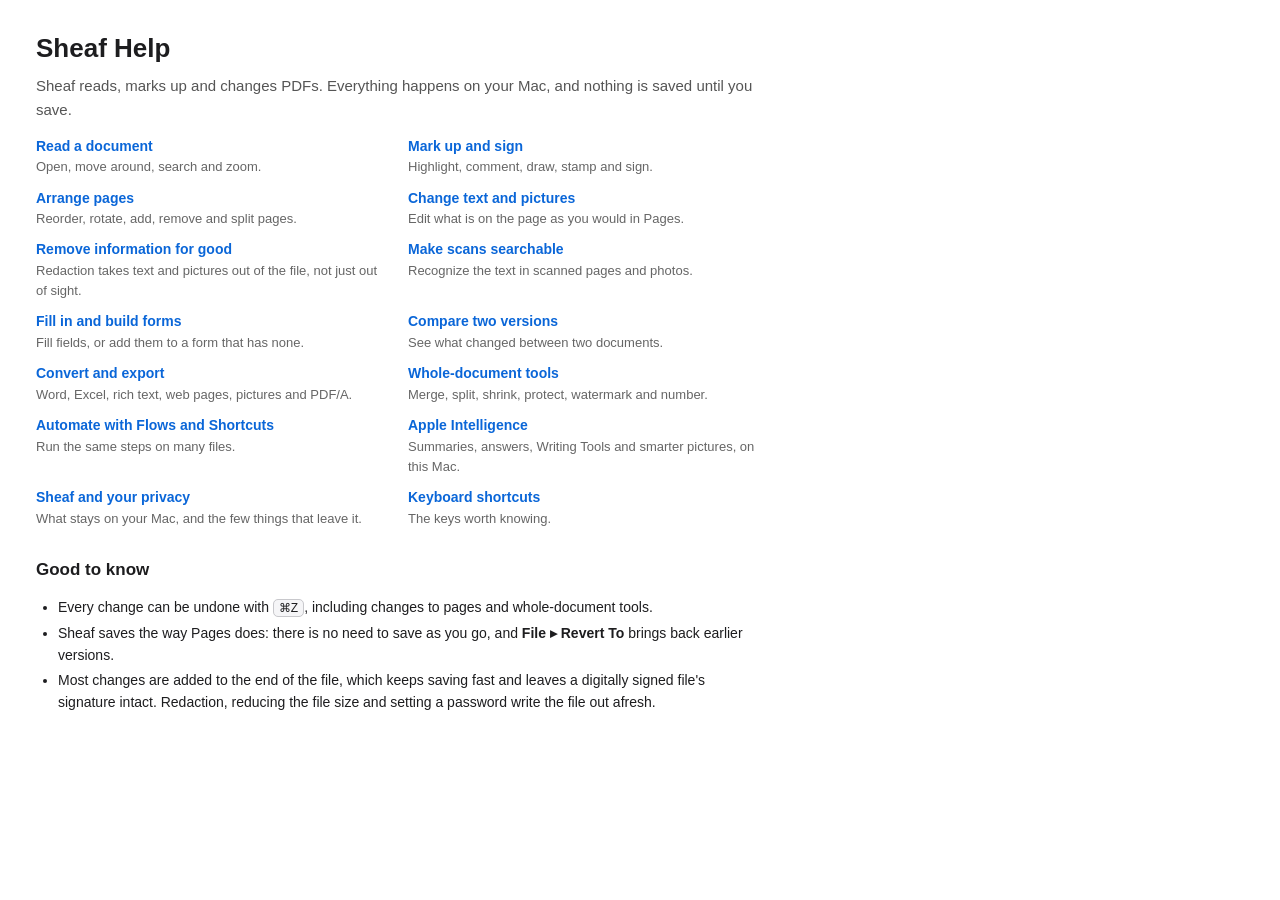
<file: Sheaf/Resources/Sheaf.help/Contents/Resources/en.lproj/index.html>
<!DOCTYPE html>
<html lang="en">
<head>
<meta charset="utf-8">
<title>Sheaf Help</title>
<meta name="AppleTitle" content="Sheaf Help">
<meta name="description" content="How to read, mark up, change and convert PDFs with Sheaf.">
<meta name="robots" content="index, anchors">
<link rel="stylesheet" href="style.css">
</head>
<body>
<a name="index"></a>
<h1>Sheaf Help</h1>
<p class="lead">Sheaf reads, marks up and changes PDFs. Everything happens on your Mac, and nothing is saved until you save.</p>
<ul class="topics">
<li><a href="view.html">Read a document</a><span>Open, move around, search and zoom.</span></li>
<li><a href="markup.html">Mark up and sign</a><span>Highlight, comment, draw, stamp and sign.</span></li>
<li><a href="pages.html">Arrange pages</a><span>Reorder, rotate, add, remove and split pages.</span></li>
<li><a href="edit.html">Change text and pictures</a><span>Edit what is on the page as you would in Pages.</span></li>
<li><a href="redact.html">Remove information for good</a><span>Redaction takes text and pictures out of the file, not just out of sight.</span></li>
<li><a href="recognize.html">Make scans searchable</a><span>Recognize the text in scanned pages and photos.</span></li>
<li><a href="forms.html">Fill in and build forms</a><span>Fill fields, or add them to a form that has none.</span></li>
<li><a href="compare.html">Compare two versions</a><span>See what changed between two documents.</span></li>
<li><a href="convert.html">Convert and export</a><span>Word, Excel, rich text, web pages, pictures and PDF/A.</span></li>
<li><a href="files.html">Whole-document tools</a><span>Merge, split, shrink, protect, watermark and number.</span></li>
<li><a href="flows.html">Automate with Flows and Shortcuts</a><span>Run the same steps on many files.</span></li>
<li><a href="intelligence.html">Apple Intelligence</a><span>Summaries, answers, Writing Tools and smarter pictures, on this Mac.</span></li>
<li><a href="privacy.html">Sheaf and your privacy</a><span>What stays on your Mac, and the few things that leave it.</span></li>
<li><a href="keys.html">Keyboard shortcuts</a><span>The keys worth knowing.</span></li>
</ul>
<h2>Good to know</h2>
<ul>
<li>Every change can be undone with <kbd>⌘Z</kbd>, including changes to pages and whole-document tools.</li>
<li>Sheaf saves the way Pages does: there is no need to save as you go, and <span class="menu">File ▸ Revert To</span> brings back earlier versions.</li>
<li>Most changes are added to the end of the file, which keeps saving fast and leaves a digitally signed file's signature intact. Redaction, reducing the file size and setting a password write the file out afresh.</li>
</ul>
</body>
</html>
</file>
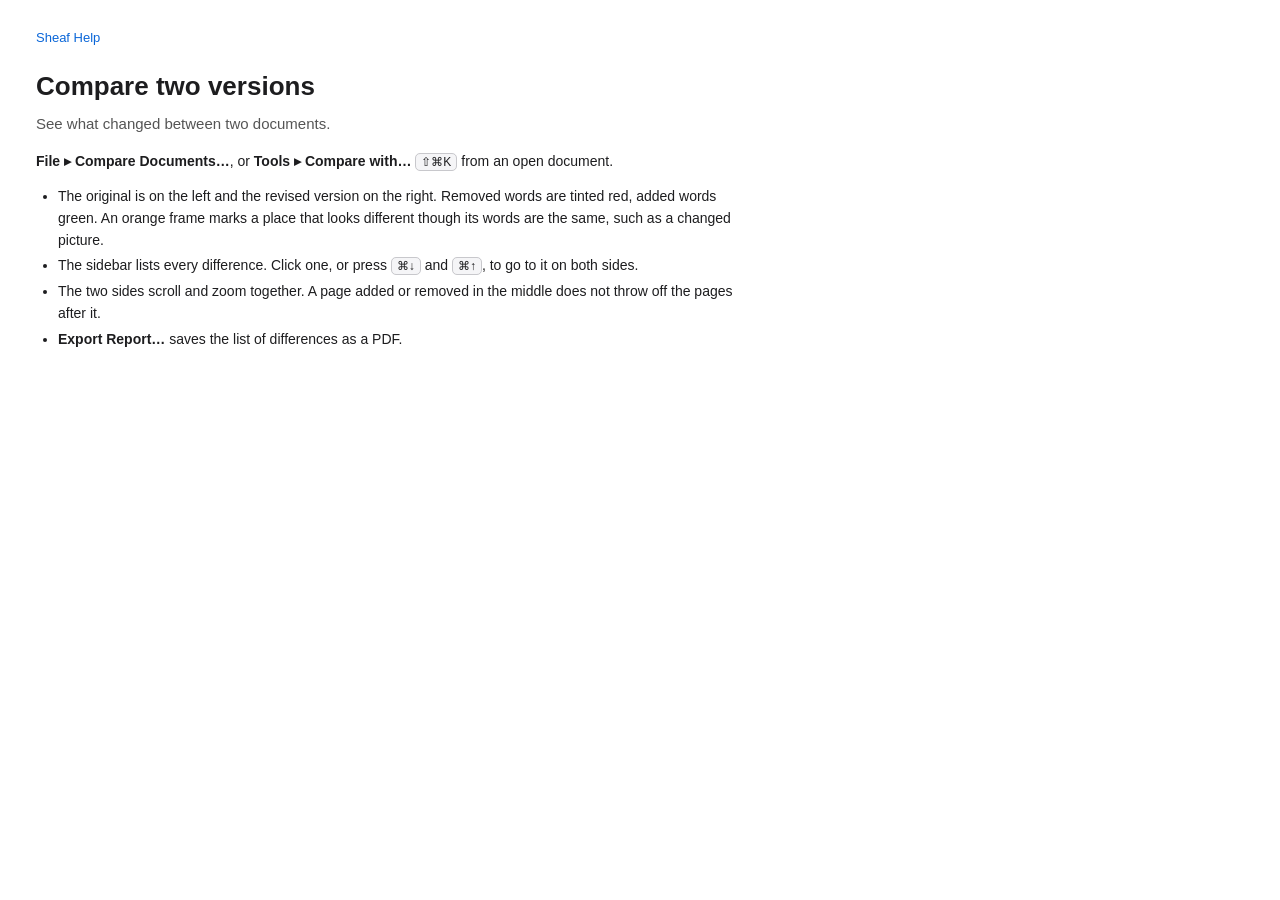
<file: Sheaf/Resources/Sheaf.help/Contents/Resources/en.lproj/compare.html>
<!DOCTYPE html>
<html lang="en">
<head>
<meta charset="utf-8">
<title>Compare two versions</title>
<meta name="description" content="See what changed between two documents.">
<meta name="keywords" content="Compare two versions, See what changed between two documents.">
<meta name="robots" content="index, anchors">
<link rel="stylesheet" href="style.css">
</head>
<body>
<a name="compare"></a>
<nav><a href="index.html">Sheaf Help</a></nav>
<h1>Compare two versions</h1>
<p class="lead">See what changed between two documents.</p>

<p><span class="menu">File ▸ Compare Documents…</span>, or <span class="menu">Tools ▸ Compare with…</span> <kbd>⇧⌘K</kbd> from an open document.</p>
<ul>
<li>The original is on the left and the revised version on the right. Removed words are tinted red, added words green. An orange frame marks a place that looks different though its words are the same, such as a changed picture.</li>
<li>The sidebar lists every difference. Click one, or press <kbd>⌘↓</kbd> and <kbd>⌘↑</kbd>, to go to it on both sides.</li>
<li>The two sides scroll and zoom together. A page added or removed in the middle does not throw off the pages after it.</li>
<li><span class="menu">Export Report…</span> saves the list of differences as a PDF.</li>
</ul>

</body>
</html>
</file>
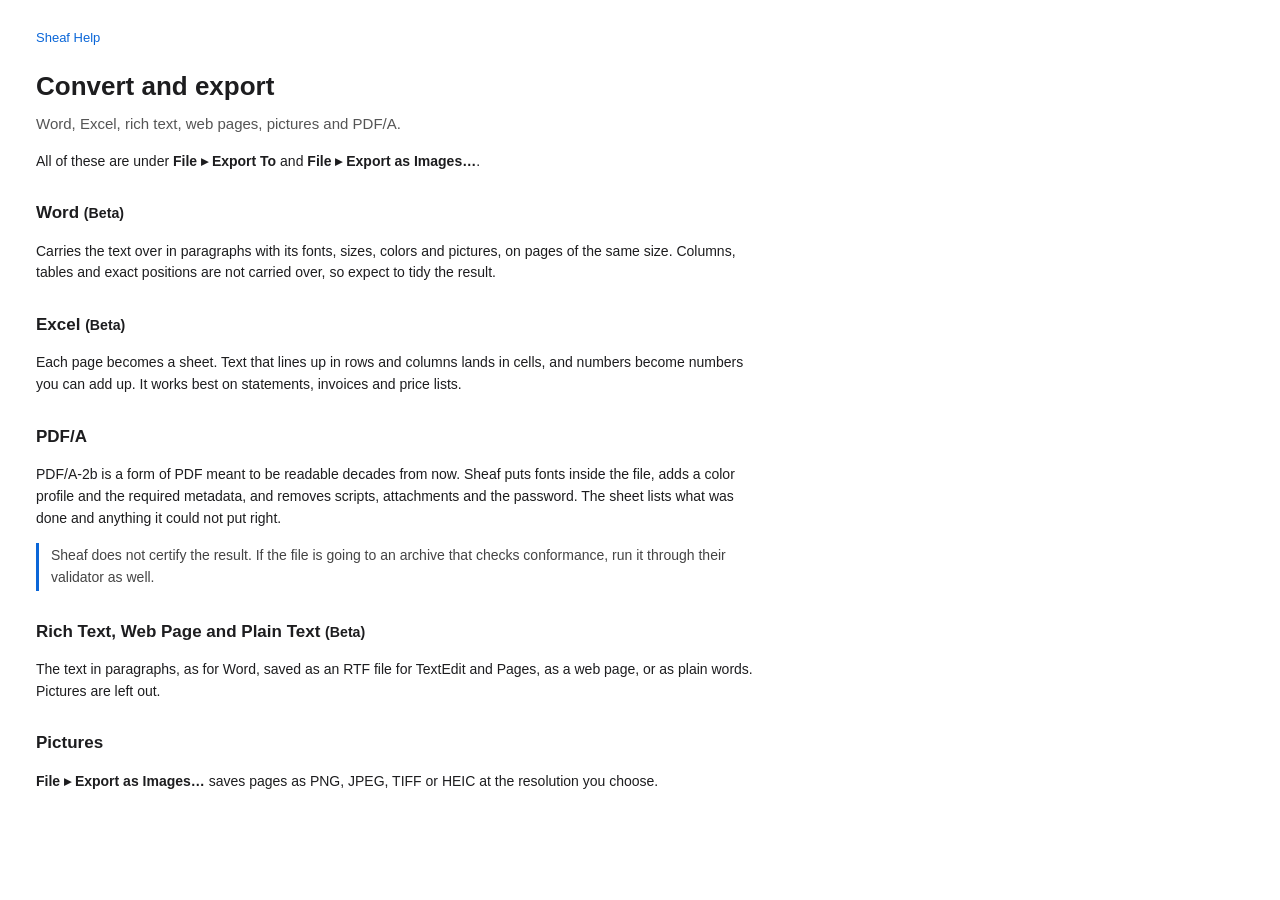
<file: Sheaf/Resources/Sheaf.help/Contents/Resources/en.lproj/convert.html>
<!DOCTYPE html>
<html lang="en">
<head>
<meta charset="utf-8">
<title>Convert and export</title>
<meta name="description" content="Word, Excel, rich text, web pages, pictures and PDF/A.">
<meta name="keywords" content="Convert and export, Word, Excel, rich text, web pages, pictures and PDF/A.">
<meta name="robots" content="index, anchors">
<link rel="stylesheet" href="style.css">
</head>
<body>
<a name="convert"></a>
<nav><a href="index.html">Sheaf Help</a></nav>
<h1>Convert and export</h1>
<p class="lead">Word, Excel, rich text, web pages, pictures and PDF/A.</p>

<p>All of these are under <span class="menu">File ▸ Export To</span> and <span class="menu">File ▸ Export as Images…</span>.</p>
<h2>Word <small>(Beta)</small></h2>
<p>Carries the text over in paragraphs with its fonts, sizes, colors and pictures, on pages of the same size. Columns, tables and exact positions are not carried over, so expect to tidy the result.</p>
<h2>Excel <small>(Beta)</small></h2>
<p>Each page becomes a sheet. Text that lines up in rows and columns lands in cells, and numbers become numbers you can add up. It works best on statements, invoices and price lists.</p>
<h2>PDF/A</h2>
<p>PDF/A-2b is a form of PDF meant to be readable decades from now. Sheaf puts fonts inside the file, adds a color profile and the required metadata, and removes scripts, attachments and the password. The sheet lists what was done and anything it could not put right.</p>
<div class="note">Sheaf does not certify the result. If the file is going to an archive that checks conformance, run it through their validator as well.</div>
<h2>Rich Text, Web Page and Plain Text <small>(Beta)</small></h2>
<p>The text in paragraphs, as for Word, saved as an RTF file for TextEdit and Pages, as a web page, or as plain words. Pictures are left out.</p>
<h2>Pictures</h2>
<p><span class="menu">File ▸ Export as Images…</span> saves pages as PNG, JPEG, TIFF or HEIC at the resolution you choose.</p>

</body>
</html>
</file>
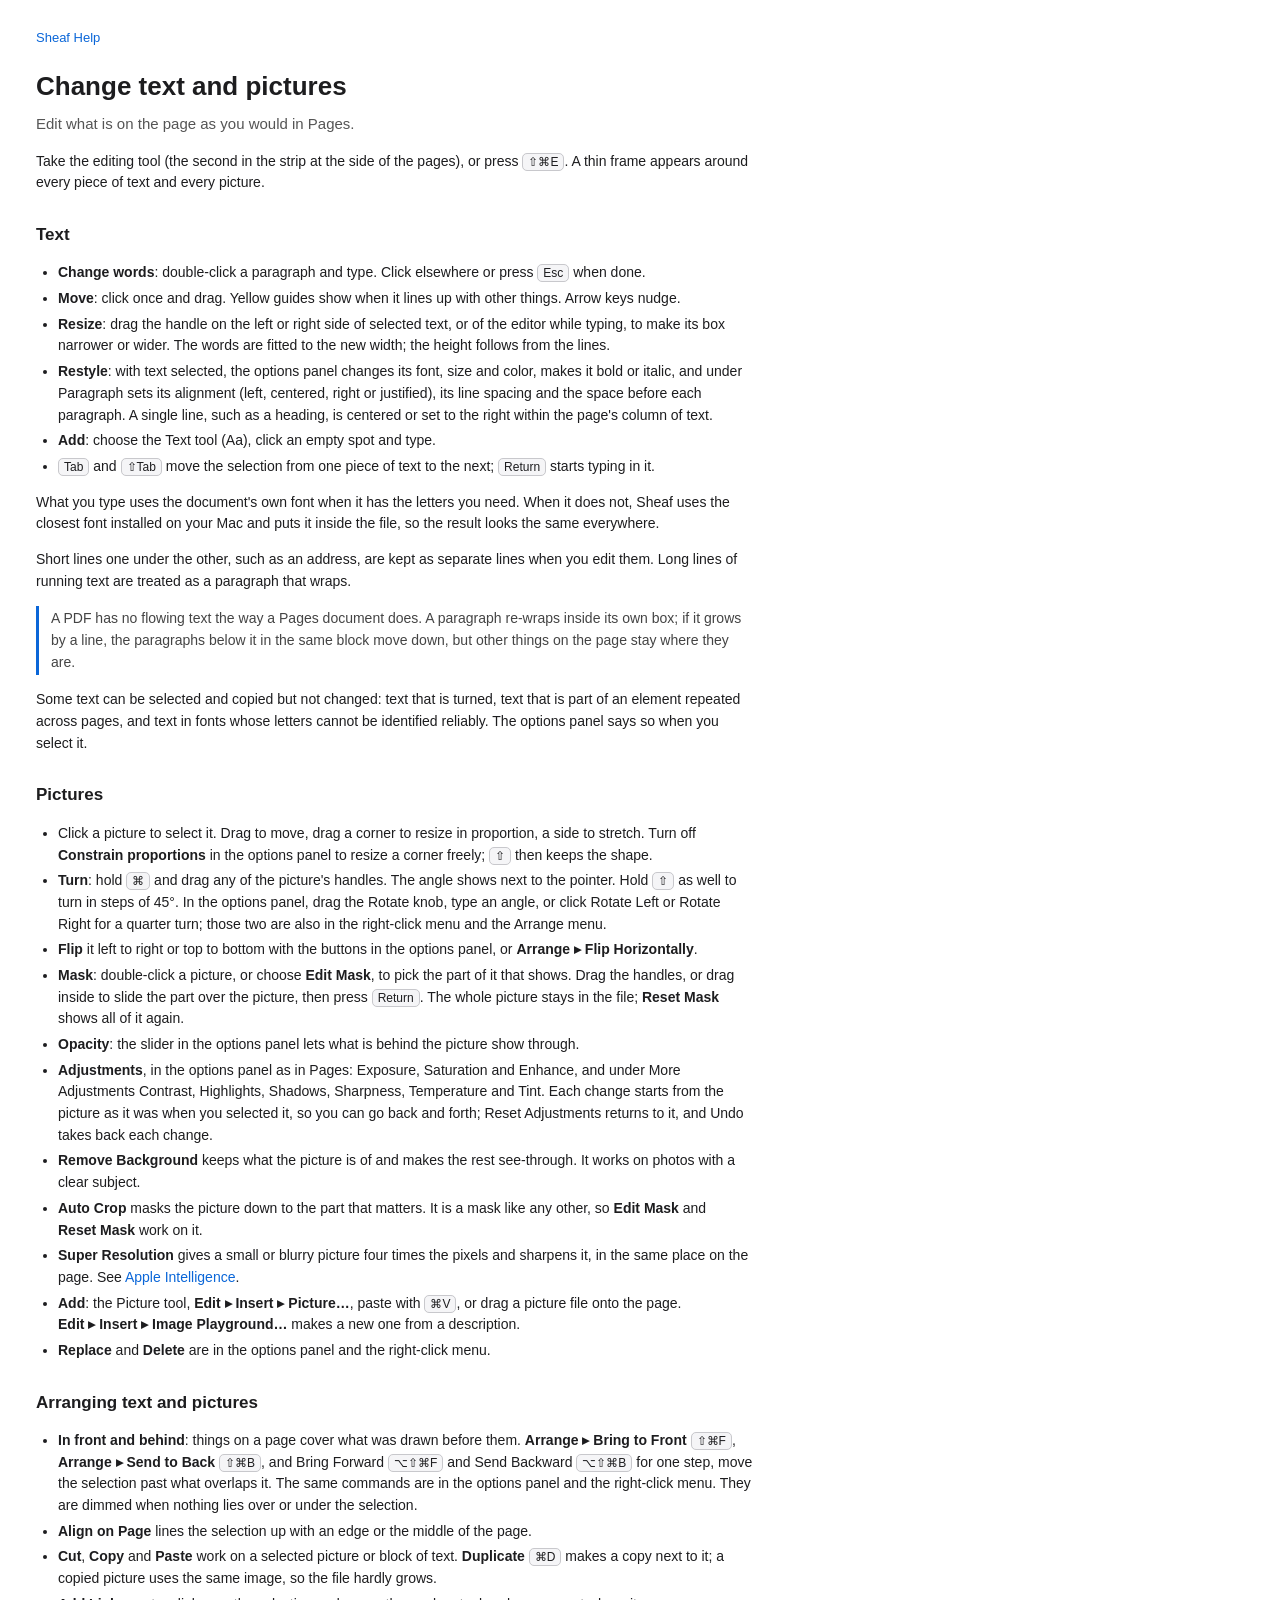
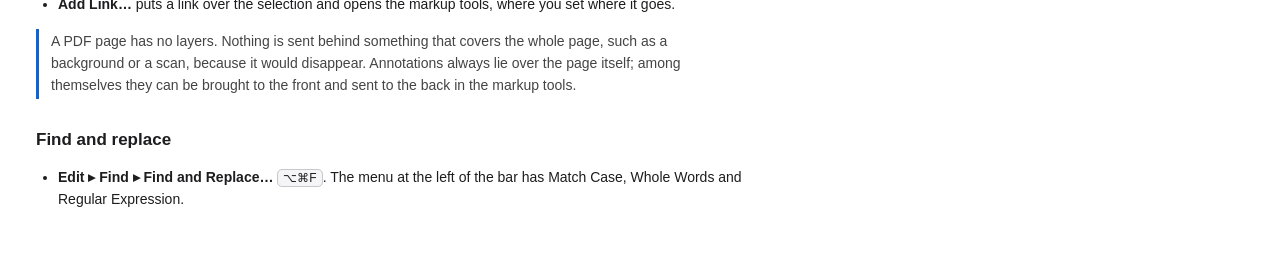
<file: Sheaf/Resources/Sheaf.help/Contents/Resources/en.lproj/edit.html>
<!DOCTYPE html>
<html lang="en">
<head>
<meta charset="utf-8">
<title>Change text and pictures</title>
<meta name="description" content="Edit what is on the page as you would in Pages.">
<meta name="keywords" content="Change text and pictures, Edit what is on the page as you would in Pages.">
<meta name="robots" content="index, anchors">
<link rel="stylesheet" href="style.css">
</head>
<body>
<a name="edit"></a>
<nav><a href="index.html">Sheaf Help</a></nav>
<h1>Change text and pictures</h1>
<p class="lead">Edit what is on the page as you would in Pages.</p>

<p>Take the editing tool (the second in the strip at the side of the pages), or press <kbd>⇧⌘E</kbd>. A thin frame appears around every piece of text and every picture.</p>
<h2>Text</h2>
<ul>
<li><b>Change words</b>: double-click a paragraph and type. Click elsewhere or press <kbd>Esc</kbd> when done.</li>
<li><b>Move</b>: click once and drag. Yellow guides show when it lines up with other things. Arrow keys nudge.</li>
<li><b>Resize</b>: drag the handle on the left or right side of selected text, or of the editor while typing, to make its box narrower or wider. The words are fitted to the new width; the height follows from the lines.</li>
<li><b>Restyle</b>: with text selected, the options panel changes its font, size and color, makes it bold or italic, and under Paragraph sets its alignment (left, centered, right or justified), its line spacing and the space before each paragraph. A single line, such as a heading, is centered or set to the right within the page's column of text.</li>
<li><b>Add</b>: choose the Text tool (Aa), click an empty spot and type.</li>
<li><kbd>Tab</kbd> and <kbd>⇧Tab</kbd> move the selection from one piece of text to the next; <kbd>Return</kbd> starts typing in it.</li>
</ul>
<p>What you type uses the document's own font when it has the letters you need. When it does not, Sheaf uses the closest font installed on your Mac and puts it inside the file, so the result looks the same everywhere.</p>
<p>Short lines one under the other, such as an address, are kept as separate lines when you edit them. Long lines of running text are treated as a paragraph that wraps.</p>
<div class="note">A PDF has no flowing text the way a Pages document does. A paragraph re-wraps inside its own box; if it grows by a line, the paragraphs below it in the same block move down, but other things on the page stay where they are.</div>
<p>Some text can be selected and copied but not changed: text that is turned, text that is part of an element repeated across pages, and text in fonts whose letters cannot be identified reliably. The options panel says so when you select it.</p>
<h2>Pictures</h2>
<ul>
<li>Click a picture to select it. Drag to move, drag a corner to resize in proportion, a side to stretch. Turn off <span class="menu">Constrain proportions</span> in the options panel to resize a corner freely; <kbd>⇧</kbd> then keeps the shape.</li>
<li><b>Turn</b>: hold <kbd>⌘</kbd> and drag any of the picture's handles. The angle shows next to the pointer. Hold <kbd>⇧</kbd> as well to turn in steps of 45°. In the options panel, drag the Rotate knob, type an angle, or click Rotate Left or Rotate Right for a quarter turn; those two are also in the right-click menu and the Arrange menu.</li>
<li><b>Flip</b> it left to right or top to bottom with the buttons in the options panel, or <span class="menu">Arrange ▸ Flip Horizontally</span>.</li>
<li><b>Mask</b>: double-click a picture, or choose <span class="menu">Edit Mask</span>, to pick the part of it that shows. Drag the handles, or drag inside to slide the part over the picture, then press <kbd>Return</kbd>. The whole picture stays in the file; <span class="menu">Reset Mask</span> shows all of it again.</li>
<li><b>Opacity</b>: the slider in the options panel lets what is behind the picture show through.</li>
<li><b>Adjustments</b>, in the options panel as in Pages: Exposure, Saturation and Enhance, and under More Adjustments Contrast, Highlights, Shadows, Sharpness, Temperature and Tint. Each change starts from the picture as it was when you selected it, so you can go back and forth; Reset Adjustments returns to it, and Undo takes back each change.</li>
<li><b>Remove Background</b> keeps what the picture is of and makes the rest see-through. It works on photos with a clear subject.</li>
<li><b>Auto Crop</b> masks the picture down to the part that matters. It is a mask like any other, so <span class="menu">Edit Mask</span> and <span class="menu">Reset Mask</span> work on it.</li>
<li><b>Super Resolution</b> gives a small or blurry picture four times the pixels and sharpens it, in the same place on the page. See <a href="intelligence.html">Apple Intelligence</a>.</li>
<li><b>Add</b>: the Picture tool, <span class="menu">Edit ▸ Insert ▸ Picture…</span>, paste with <kbd>⌘V</kbd>, or drag a picture file onto the page. <span class="menu">Edit ▸ Insert ▸ Image Playground…</span> makes a new one from a description.</li>
<li><b>Replace</b> and <b>Delete</b> are in the options panel and the right-click menu.</li>
</ul>
<h2>Arranging text and pictures</h2>
<ul>
<li><b>In front and behind</b>: things on a page cover what was drawn before them. <span class="menu">Arrange ▸ Bring to Front</span> <kbd>⇧⌘F</kbd>, <span class="menu">Arrange ▸ Send to Back</span> <kbd>⇧⌘B</kbd>, and Bring Forward <kbd>⌥⇧⌘F</kbd> and Send Backward <kbd>⌥⇧⌘B</kbd> for one step, move the selection past what overlaps it. The same commands are in the options panel and the right-click menu. They are dimmed when nothing lies over or under the selection.</li>
<li><b>Align on Page</b> lines the selection up with an edge or the middle of the page.</li>
<li><b>Cut</b>, <b>Copy</b> and <b>Paste</b> work on a selected picture or block of text. <b>Duplicate</b> <kbd>⌘D</kbd> makes a copy next to it; a copied picture uses the same image, so the file hardly grows.</li>
<li><b>Add Link…</b> puts a link over the selection and opens the markup tools, where you set where it goes.</li>
</ul>
<div class="note">A PDF page has no layers. Nothing is sent behind something that covers the whole page, such as a background or a scan, because it would disappear. Annotations always lie over the page itself; among themselves they can be brought to the front and sent to the back in the markup tools.</div>
<h2>Find and replace</h2>
<ul><li><span class="menu">Edit ▸ Find ▸ Find and Replace…</span> <kbd>⌥⌘F</kbd>. The menu at the left of the bar has Match Case, Whole Words and Regular Expression.</li></ul>

</body>
</html>
</file>
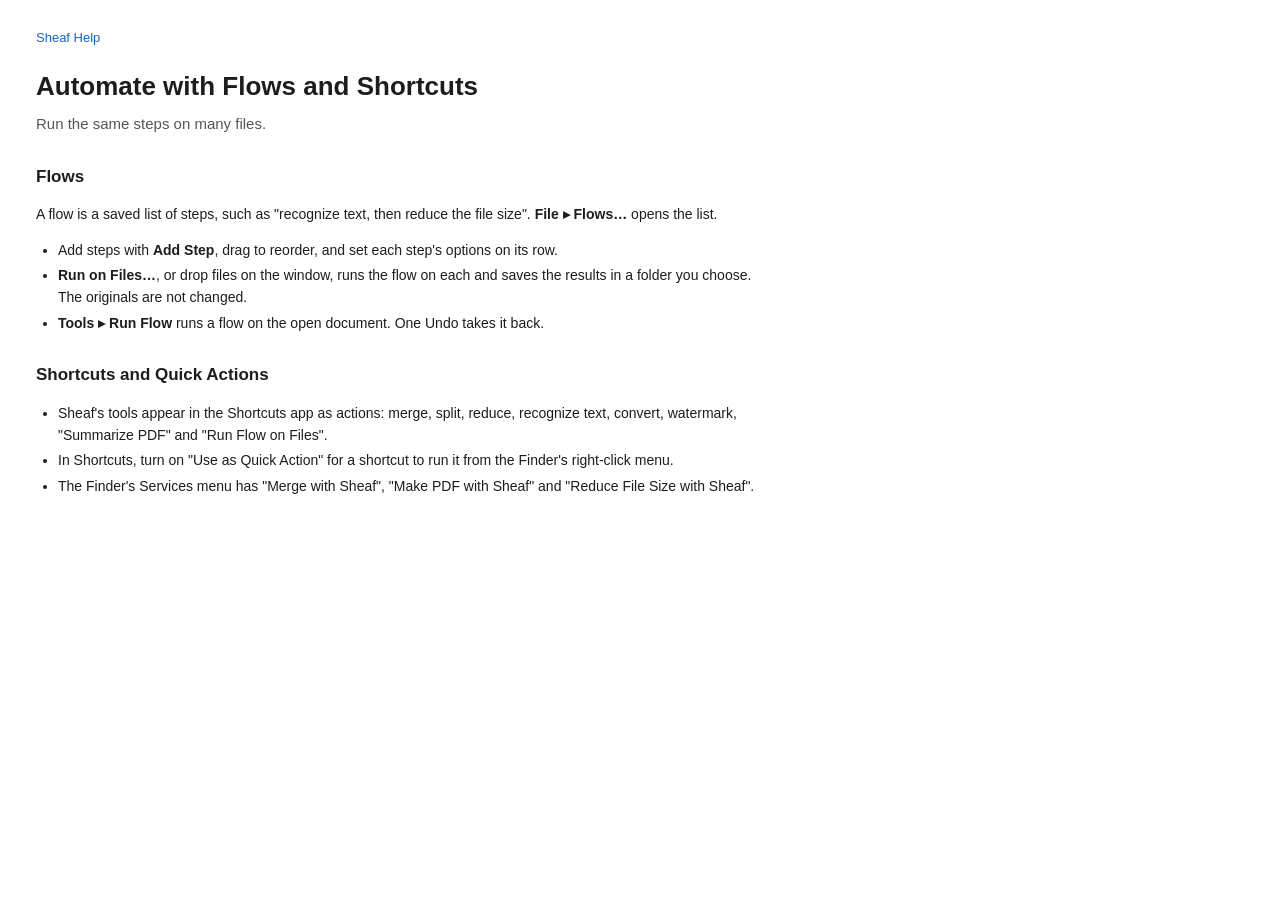
<file: Sheaf/Resources/Sheaf.help/Contents/Resources/en.lproj/flows.html>
<!DOCTYPE html>
<html lang="en">
<head>
<meta charset="utf-8">
<title>Automate with Flows and Shortcuts</title>
<meta name="description" content="Run the same steps on many files.">
<meta name="keywords" content="Automate with Flows and Shortcuts, Run the same steps on many files.">
<meta name="robots" content="index, anchors">
<link rel="stylesheet" href="style.css">
</head>
<body>
<a name="flows"></a>
<nav><a href="index.html">Sheaf Help</a></nav>
<h1>Automate with Flows and Shortcuts</h1>
<p class="lead">Run the same steps on many files.</p>

<h2>Flows</h2>
<p>A flow is a saved list of steps, such as "recognize text, then reduce the file size". <span class="menu">File ▸ Flows…</span> opens the list.</p>
<ul>
<li>Add steps with <span class="menu">Add Step</span>, drag to reorder, and set each step's options on its row.</li>
<li><span class="menu">Run on Files…</span>, or drop files on the window, runs the flow on each and saves the results in a folder you choose. The originals are not changed.</li>
<li><span class="menu">Tools ▸ Run Flow</span> runs a flow on the open document. One Undo takes it back.</li>
</ul>
<h2>Shortcuts and Quick Actions</h2>
<ul>
<li>Sheaf's tools appear in the Shortcuts app as actions: merge, split, reduce, recognize text, convert, watermark, "Summarize PDF" and "Run Flow on Files".</li>
<li>In Shortcuts, turn on "Use as Quick Action" for a shortcut to run it from the Finder's right-click menu.</li>
<li>The Finder's Services menu has "Merge with Sheaf", "Make PDF with Sheaf" and "Reduce File Size with Sheaf".</li>
</ul>

</body>
</html>
</file>
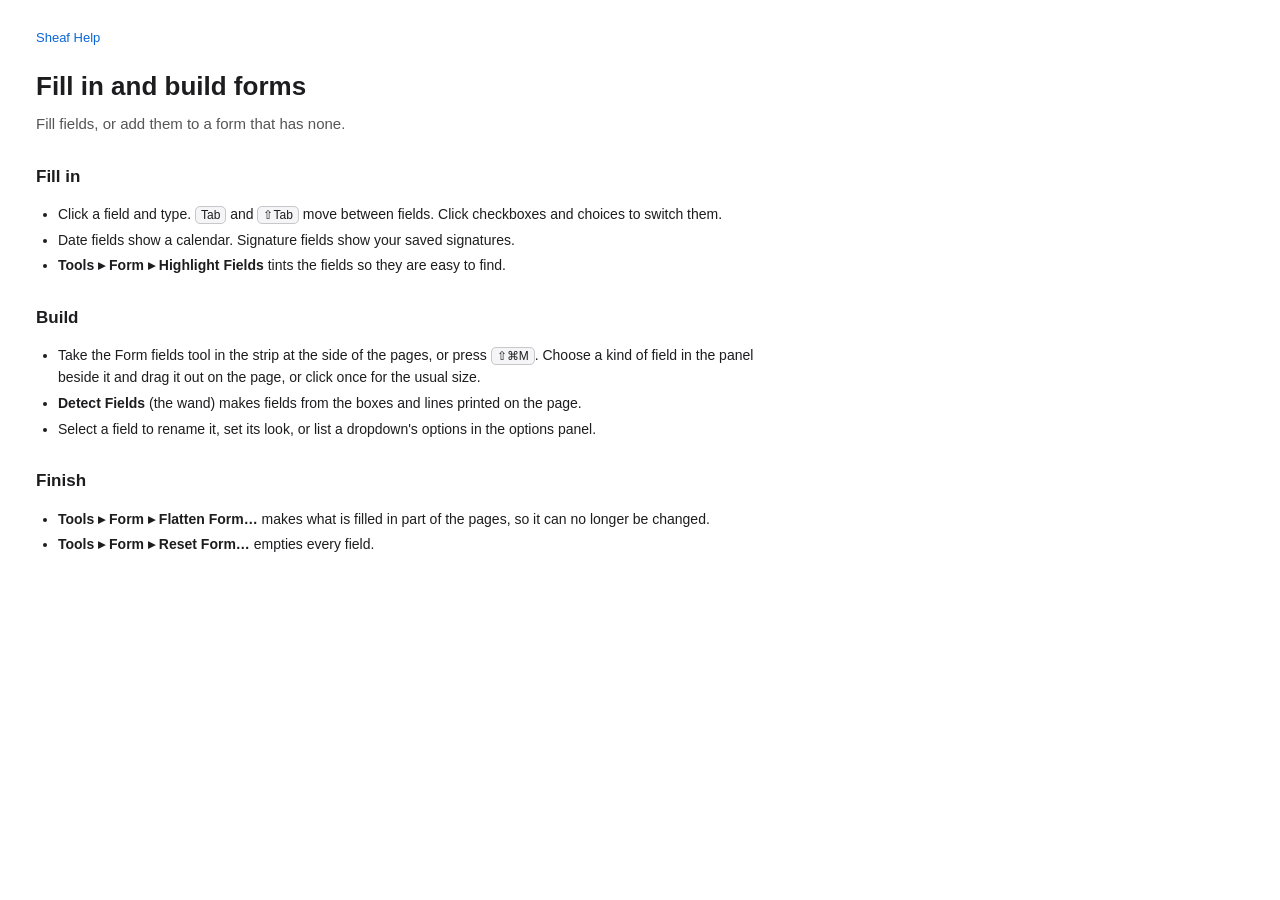
<file: Sheaf/Resources/Sheaf.help/Contents/Resources/en.lproj/forms.html>
<!DOCTYPE html>
<html lang="en">
<head>
<meta charset="utf-8">
<title>Fill in and build forms</title>
<meta name="description" content="Fill fields, or add them to a form that has none.">
<meta name="keywords" content="Fill in and build forms, Fill fields, or add them to a form that has none.">
<meta name="robots" content="index, anchors">
<link rel="stylesheet" href="style.css">
</head>
<body>
<a name="forms"></a>
<nav><a href="index.html">Sheaf Help</a></nav>
<h1>Fill in and build forms</h1>
<p class="lead">Fill fields, or add them to a form that has none.</p>

<h2>Fill in</h2>
<ul>
<li>Click a field and type. <kbd>Tab</kbd> and <kbd>⇧Tab</kbd> move between fields. Click checkboxes and choices to switch them.</li>
<li>Date fields show a calendar. Signature fields show your saved signatures.</li>
<li><span class="menu">Tools ▸ Form ▸ Highlight Fields</span> tints the fields so they are easy to find.</li>
</ul>
<h2>Build</h2>
<ul>
<li>Take the Form fields tool in the strip at the side of the pages, or press <kbd>⇧⌘M</kbd>. Choose a kind of field in the panel beside it and drag it out on the page, or click once for the usual size.</li>
<li><b>Detect Fields</b> (the wand) makes fields from the boxes and lines printed on the page.</li>
<li>Select a field to rename it, set its look, or list a dropdown's options in the options panel.</li>
</ul>
<h2>Finish</h2>
<ul>
<li><span class="menu">Tools ▸ Form ▸ Flatten Form…</span> makes what is filled in part of the pages, so it can no longer be changed.</li>
<li><span class="menu">Tools ▸ Form ▸ Reset Form…</span> empties every field.</li>
</ul>

</body>
</html>
</file>
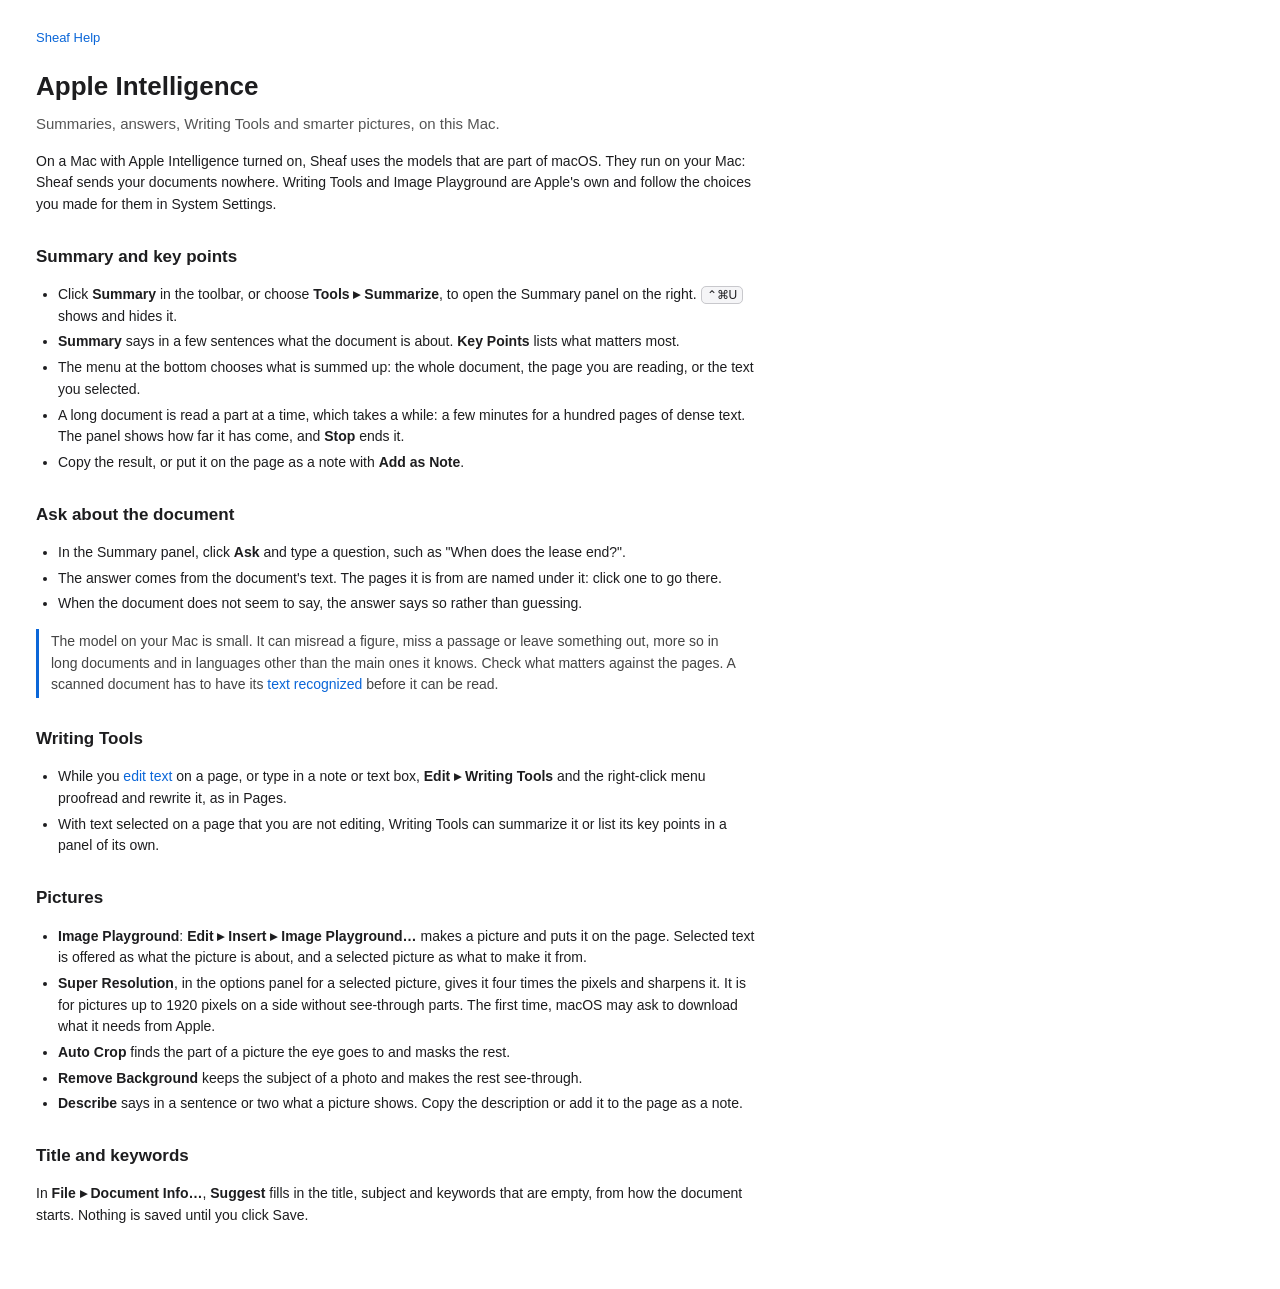
<file: Sheaf/Resources/Sheaf.help/Contents/Resources/en.lproj/intelligence.html>
<!DOCTYPE html>
<html lang="en">
<head>
<meta charset="utf-8">
<title>Apple Intelligence</title>
<meta name="description" content="Summaries, answers, Writing Tools and smarter pictures, on this Mac.">
<meta name="keywords" content="Apple Intelligence, Summaries, answers, Writing Tools and smarter pictures, on this Mac.">
<meta name="robots" content="index, anchors">
<link rel="stylesheet" href="style.css">
</head>
<body>
<a name="intelligence"></a>
<nav><a href="index.html">Sheaf Help</a></nav>
<h1>Apple Intelligence</h1>
<p class="lead">Summaries, answers, Writing Tools and smarter pictures, on this Mac.</p>

<p>On a Mac with Apple Intelligence turned on, Sheaf uses the models that are part of macOS. They run on your Mac: Sheaf sends your documents nowhere. Writing Tools and Image Playground are Apple's own and follow the choices you made for them in System Settings.</p>
<h2>Summary and key points</h2>
<ul>
<li>Click <span class="menu">Summary</span> in the toolbar, or choose <span class="menu">Tools ▸ Summarize</span>, to open the Summary panel on the right. <kbd>⌃⌘U</kbd> shows and hides it.</li>
<li><span class="menu">Summary</span> says in a few sentences what the document is about. <span class="menu">Key Points</span> lists what matters most.</li>
<li>The menu at the bottom chooses what is summed up: the whole document, the page you are reading, or the text you selected.</li>
<li>A long document is read a part at a time, which takes a while: a few minutes for a hundred pages of dense text. The panel shows how far it has come, and <span class="menu">Stop</span> ends it.</li>
<li>Copy the result, or put it on the page as a note with <span class="menu">Add as Note</span>.</li>
</ul>
<h2>Ask about the document</h2>
<ul>
<li>In the Summary panel, click <span class="menu">Ask</span> and type a question, such as "When does the lease end?".</li>
<li>The answer comes from the document's text. The pages it is from are named under it: click one to go there.</li>
<li>When the document does not seem to say, the answer says so rather than guessing.</li>
</ul>
<div class="note">The model on your Mac is small. It can misread a figure, miss a passage or leave something out, more so in long documents and in languages other than the main ones it knows. Check what matters against the pages. A scanned document has to have its <a href="recognize.html">text recognized</a> before it can be read.</div>
<h2>Writing Tools</h2>
<ul>
<li>While you <a href="edit.html">edit text</a> on a page, or type in a note or text box, <span class="menu">Edit ▸ Writing Tools</span> and the right-click menu proofread and rewrite it, as in Pages.</li>
<li>With text selected on a page that you are not editing, Writing Tools can summarize it or list its key points in a panel of its own.</li>
</ul>
<h2>Pictures</h2>
<ul>
<li><b>Image Playground</b>: <span class="menu">Edit ▸ Insert ▸ Image Playground…</span> makes a picture and puts it on the page. Selected text is offered as what the picture is about, and a selected picture as what to make it from.</li>
<li><b>Super Resolution</b>, in the options panel for a selected picture, gives it four times the pixels and sharpens it. It is for pictures up to 1920 pixels on a side without see-through parts. The first time, macOS may ask to download what it needs from Apple.</li>
<li><b>Auto Crop</b> finds the part of a picture the eye goes to and masks the rest.</li>
<li><b>Remove Background</b> keeps the subject of a photo and makes the rest see-through.</li>
<li><b>Describe</b> says in a sentence or two what a picture shows. Copy the description or add it to the page as a note.</li>
</ul>
<h2>Title and keywords</h2>
<p>In <span class="menu">File ▸ Document Info…</span>, <span class="menu">Suggest</span> fills in the title, subject and keywords that are empty, from how the document starts. Nothing is saved until you click Save.</p>

</body>
</html>
</file>
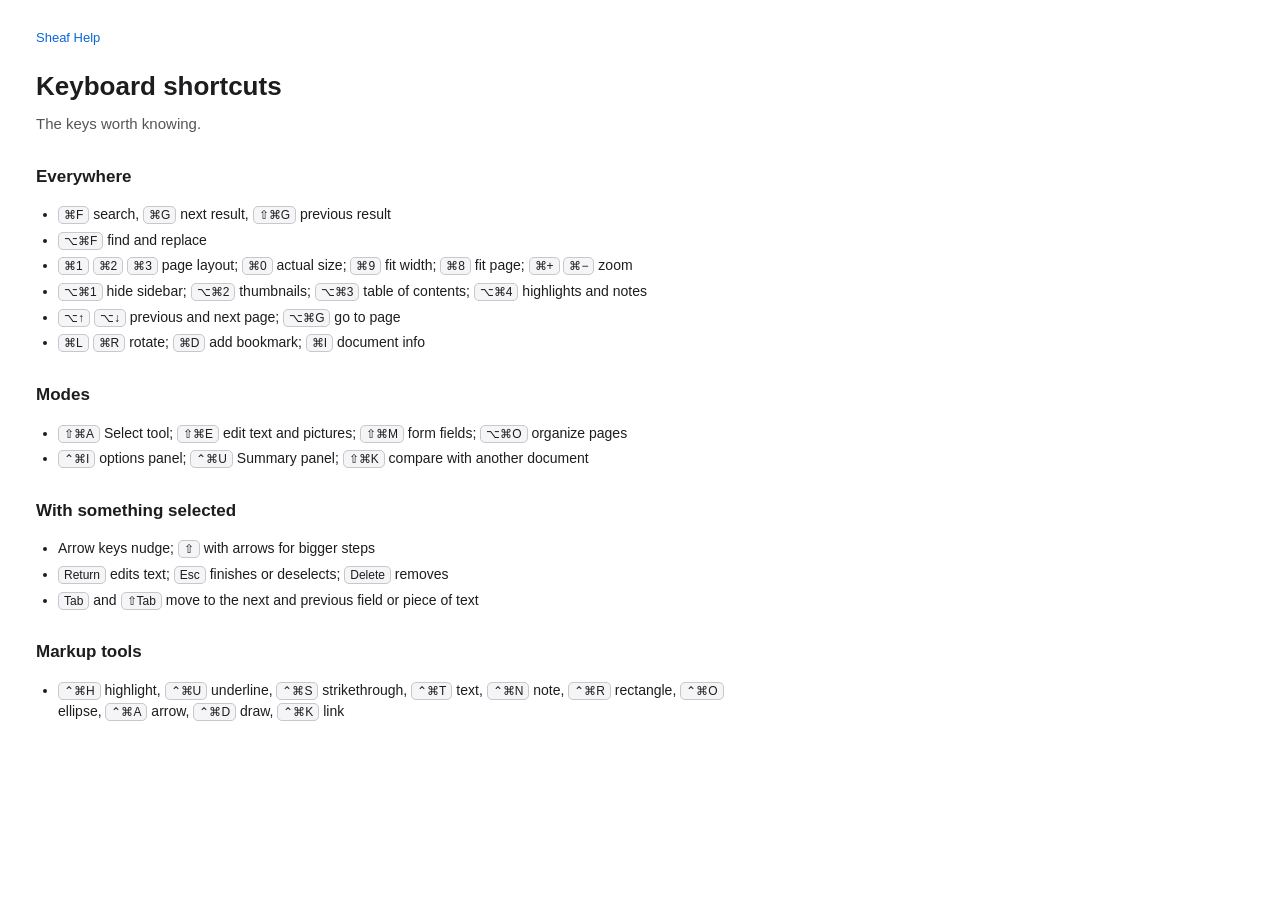
<file: Sheaf/Resources/Sheaf.help/Contents/Resources/en.lproj/keys.html>
<!DOCTYPE html>
<html lang="en">
<head>
<meta charset="utf-8">
<title>Keyboard shortcuts</title>
<meta name="description" content="The keys worth knowing.">
<meta name="keywords" content="Keyboard shortcuts, The keys worth knowing.">
<meta name="robots" content="index, anchors">
<link rel="stylesheet" href="style.css">
</head>
<body>
<a name="keys"></a>
<nav><a href="index.html">Sheaf Help</a></nav>
<h1>Keyboard shortcuts</h1>
<p class="lead">The keys worth knowing.</p>

<h2>Everywhere</h2>
<ul>
<li><kbd>⌘F</kbd> search, <kbd>⌘G</kbd> next result, <kbd>⇧⌘G</kbd> previous result</li>
<li><kbd>⌥⌘F</kbd> find and replace</li>
<li><kbd>⌘1</kbd> <kbd>⌘2</kbd> <kbd>⌘3</kbd> page layout; <kbd>⌘0</kbd> actual size; <kbd>⌘9</kbd> fit width; <kbd>⌘8</kbd> fit page; <kbd>⌘+</kbd> <kbd>⌘−</kbd> zoom</li>
<li><kbd>⌥⌘1</kbd> hide sidebar; <kbd>⌥⌘2</kbd> thumbnails; <kbd>⌥⌘3</kbd> table of contents; <kbd>⌥⌘4</kbd> highlights and notes</li>
<li><kbd>⌥↑</kbd> <kbd>⌥↓</kbd> previous and next page; <kbd>⌥⌘G</kbd> go to page</li>
<li><kbd>⌘L</kbd> <kbd>⌘R</kbd> rotate; <kbd>⌘D</kbd> add bookmark; <kbd>⌘I</kbd> document info</li>
</ul>
<h2>Modes</h2>
<ul>
<li><kbd>⇧⌘A</kbd> Select tool; <kbd>⇧⌘E</kbd> edit text and pictures; <kbd>⇧⌘M</kbd> form fields; <kbd>⌥⌘O</kbd> organize pages</li>
<li><kbd>⌃⌘I</kbd> options panel; <kbd>⌃⌘U</kbd> Summary panel; <kbd>⇧⌘K</kbd> compare with another document</li>
</ul>
<h2>With something selected</h2>
<ul>
<li>Arrow keys nudge; <kbd>⇧</kbd> with arrows for bigger steps</li>
<li><kbd>Return</kbd> edits text; <kbd>Esc</kbd> finishes or deselects; <kbd>Delete</kbd> removes</li>
<li><kbd>Tab</kbd> and <kbd>⇧Tab</kbd> move to the next and previous field or piece of text</li>
</ul>
<h2>Markup tools</h2>
<ul><li><kbd>⌃⌘H</kbd> highlight, <kbd>⌃⌘U</kbd> underline, <kbd>⌃⌘S</kbd> strikethrough, <kbd>⌃⌘T</kbd> text, <kbd>⌃⌘N</kbd> note, <kbd>⌃⌘R</kbd> rectangle, <kbd>⌃⌘O</kbd> ellipse, <kbd>⌃⌘A</kbd> arrow, <kbd>⌃⌘D</kbd> draw, <kbd>⌃⌘K</kbd> link</li></ul>

</body>
</html>
</file>
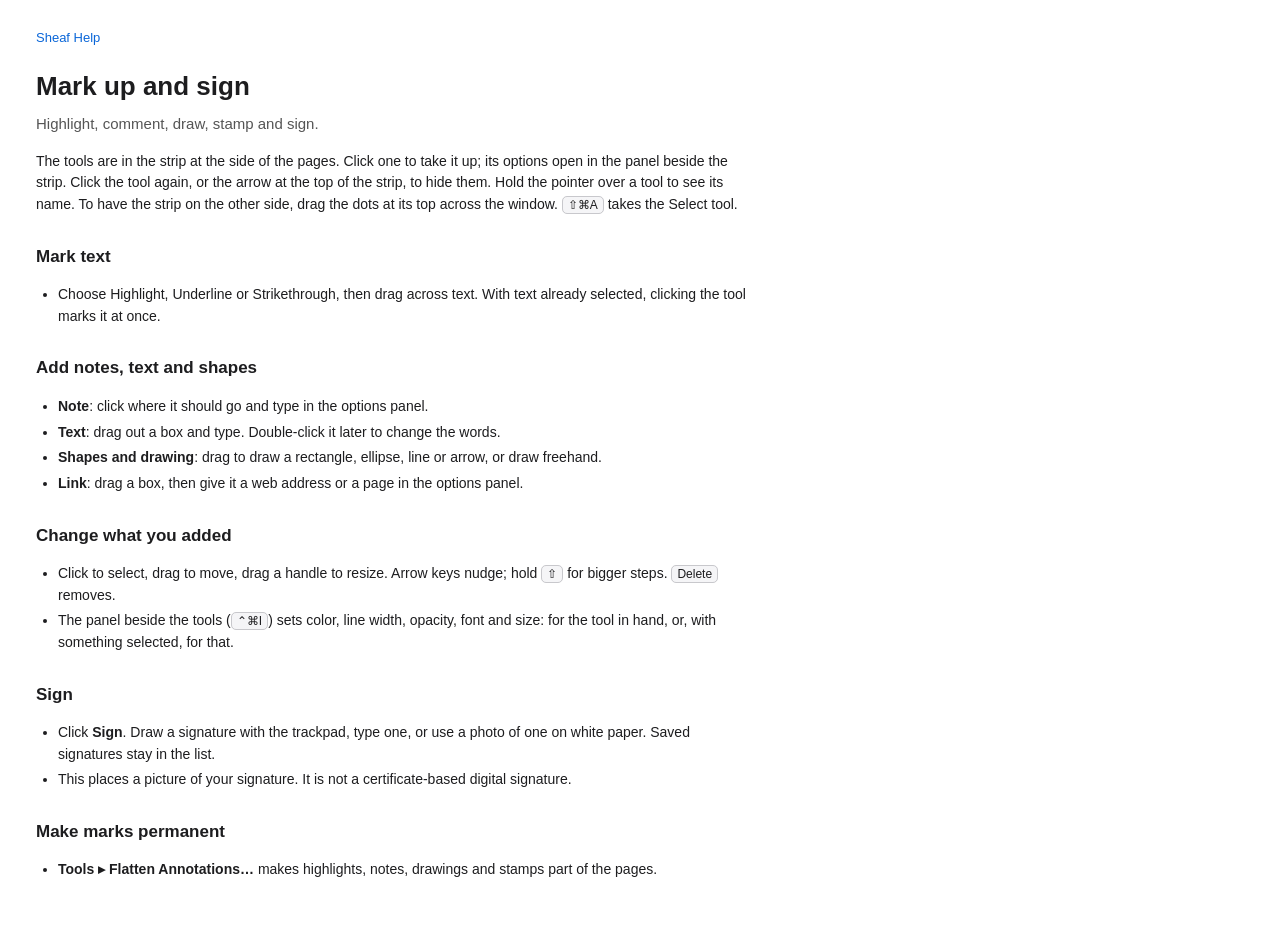
<file: Sheaf/Resources/Sheaf.help/Contents/Resources/en.lproj/markup.html>
<!DOCTYPE html>
<html lang="en">
<head>
<meta charset="utf-8">
<title>Mark up and sign</title>
<meta name="description" content="Highlight, comment, draw, stamp and sign.">
<meta name="keywords" content="Mark up and sign, Highlight, comment, draw, stamp and sign.">
<meta name="robots" content="index, anchors">
<link rel="stylesheet" href="style.css">
</head>
<body>
<a name="markup"></a>
<nav><a href="index.html">Sheaf Help</a></nav>
<h1>Mark up and sign</h1>
<p class="lead">Highlight, comment, draw, stamp and sign.</p>

<p>The tools are in the strip at the side of the pages. Click one to take it up; its options open in the panel beside the strip. Click the tool again, or the arrow at the top of the strip, to hide them. Hold the pointer over a tool to see its name. To have the strip on the other side, drag the dots at its top across the window. <kbd>⇧⌘A</kbd> takes the Select tool.</p>
<h2>Mark text</h2>
<ul>
<li>Choose Highlight, Underline or Strikethrough, then drag across text. With text already selected, clicking the tool marks it at once.</li>
</ul>
<h2>Add notes, text and shapes</h2>
<ul>
<li><b>Note</b>: click where it should go and type in the options panel.</li>
<li><b>Text</b>: drag out a box and type. Double-click it later to change the words.</li>
<li><b>Shapes and drawing</b>: drag to draw a rectangle, ellipse, line or arrow, or draw freehand.</li>
<li><b>Link</b>: drag a box, then give it a web address or a page in the options panel.</li>
</ul>
<h2>Change what you added</h2>
<ul>
<li>Click to select, drag to move, drag a handle to resize. Arrow keys nudge; hold <kbd>⇧</kbd> for bigger steps. <kbd>Delete</kbd> removes.</li>
<li>The panel beside the tools (<kbd>⌃⌘I</kbd>) sets color, line width, opacity, font and size: for the tool in hand, or, with something selected, for that.</li>
</ul>
<h2>Sign</h2>
<ul>
<li>Click <span class="menu">Sign</span>. Draw a signature with the trackpad, type one, or use a photo of one on white paper. Saved signatures stay in the list.</li>
<li>This places a picture of your signature. It is not a certificate-based digital signature.</li>
</ul>
<h2>Make marks permanent</h2>
<ul><li><span class="menu">Tools ▸ Flatten Annotations…</span> makes highlights, notes, drawings and stamps part of the pages.</li></ul>

</body>
</html>
</file>
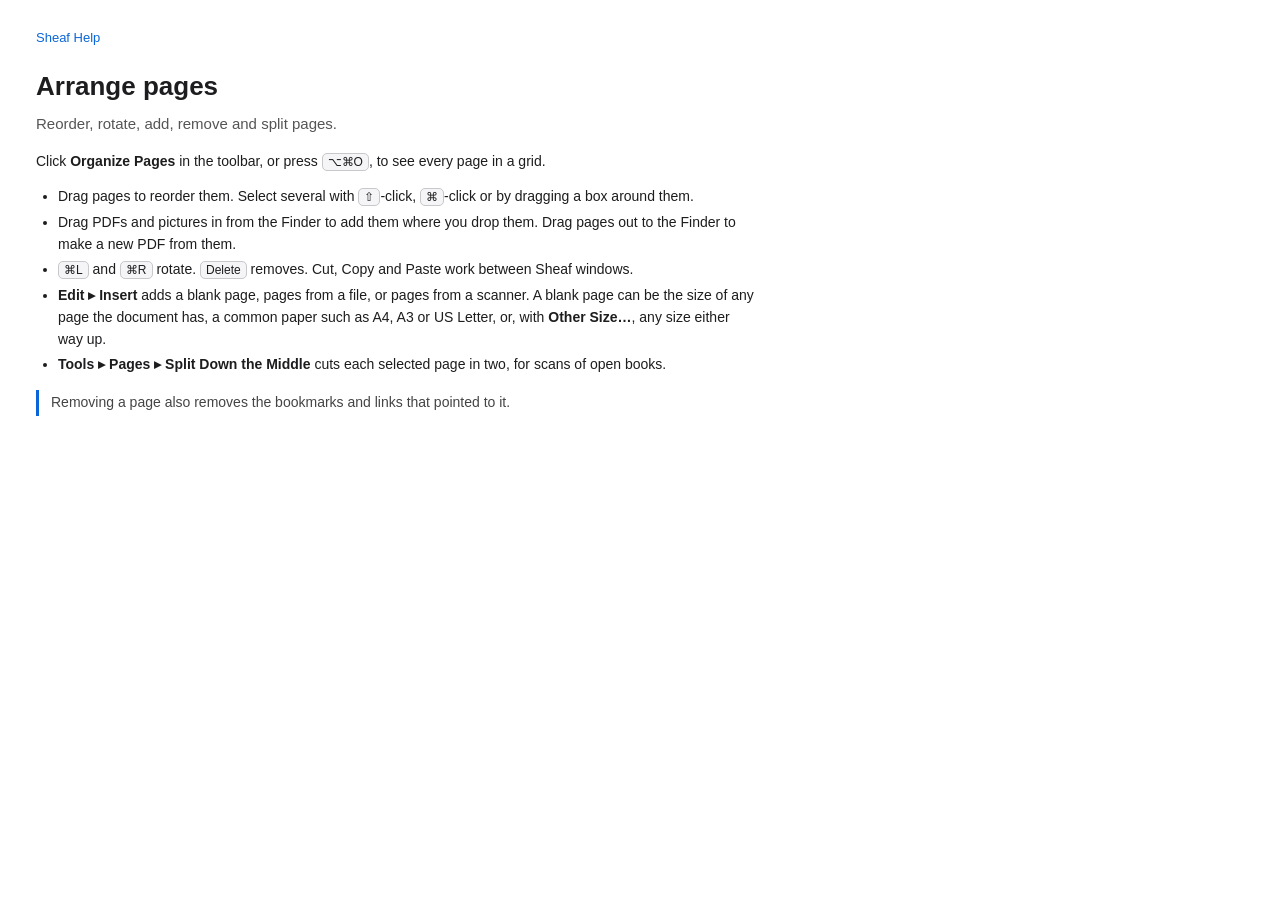
<file: Sheaf/Resources/Sheaf.help/Contents/Resources/en.lproj/pages.html>
<!DOCTYPE html>
<html lang="en">
<head>
<meta charset="utf-8">
<title>Arrange pages</title>
<meta name="description" content="Reorder, rotate, add, remove and split pages.">
<meta name="keywords" content="Arrange pages, Reorder, rotate, add, remove and split pages.">
<meta name="robots" content="index, anchors">
<link rel="stylesheet" href="style.css">
</head>
<body>
<a name="pages"></a>
<nav><a href="index.html">Sheaf Help</a></nav>
<h1>Arrange pages</h1>
<p class="lead">Reorder, rotate, add, remove and split pages.</p>

<p>Click <span class="menu">Organize Pages</span> in the toolbar, or press <kbd>⌥⌘O</kbd>, to see every page in a grid.</p>
<ul>
<li>Drag pages to reorder them. Select several with <kbd>⇧</kbd>-click, <kbd>⌘</kbd>-click or by dragging a box around them.</li>
<li>Drag PDFs and pictures in from the Finder to add them where you drop them. Drag pages out to the Finder to make a new PDF from them.</li>
<li><kbd>⌘L</kbd> and <kbd>⌘R</kbd> rotate. <kbd>Delete</kbd> removes. Cut, Copy and Paste work between Sheaf windows.</li>
<li><span class="menu">Edit ▸ Insert</span> adds a blank page, pages from a file, or pages from a scanner. A blank page can be the size of any page the document has, a common paper such as A4, A3 or US Letter, or, with <span class="menu">Other Size…</span>, any size either way up.</li>
<li><span class="menu">Tools ▸ Pages ▸ Split Down the Middle</span> cuts each selected page in two, for scans of open books.</li>
</ul>
<div class="note">Removing a page also removes the bookmarks and links that pointed to it.</div>

</body>
</html>
</file>
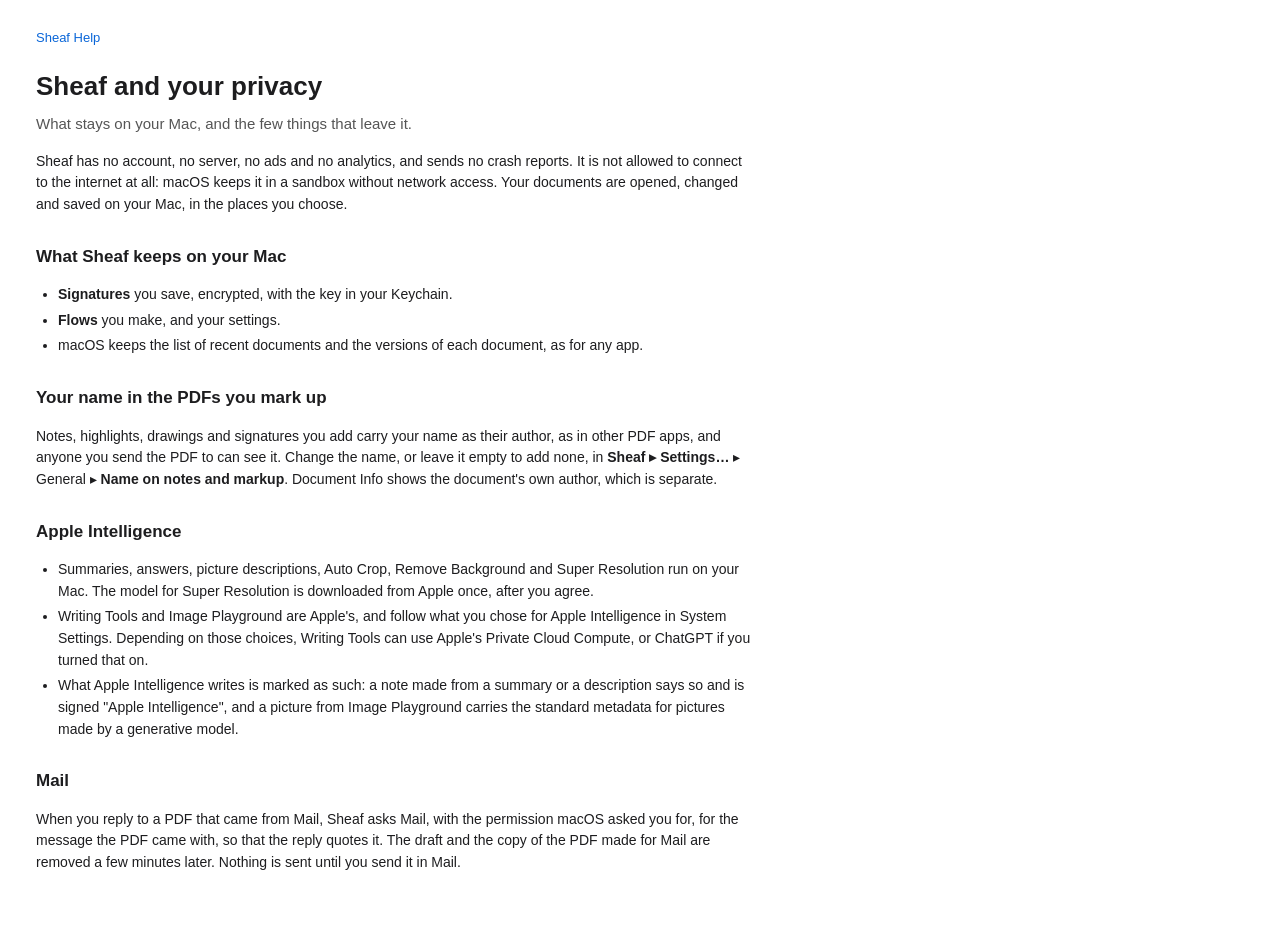
<file: Sheaf/Resources/Sheaf.help/Contents/Resources/en.lproj/privacy.html>
<!DOCTYPE html>
<html lang="en">
<head>
<meta charset="utf-8">
<title>Sheaf and your privacy</title>
<meta name="description" content="What stays on your Mac, and the few things that leave it.">
<meta name="keywords" content="Sheaf and your privacy, What stays on your Mac, and the few things that leave it.">
<meta name="robots" content="index, anchors">
<link rel="stylesheet" href="style.css">
</head>
<body>
<a name="privacy"></a>
<nav><a href="index.html">Sheaf Help</a></nav>
<h1>Sheaf and your privacy</h1>
<p class="lead">What stays on your Mac, and the few things that leave it.</p>

<p>Sheaf has no account, no server, no ads and no analytics, and sends no crash reports. It is not allowed to connect to the internet at all: macOS keeps it in a sandbox without network access. Your documents are opened, changed and saved on your Mac, in the places you choose.</p>
<h2>What Sheaf keeps on your Mac</h2>
<ul>
<li><b>Signatures</b> you save, encrypted, with the key in your Keychain.</li>
<li><b>Flows</b> you make, and your settings.</li>
<li>macOS keeps the list of recent documents and the versions of each document, as for any app.</li>
</ul>
<h2>Your name in the PDFs you mark up</h2>
<p>Notes, highlights, drawings and signatures you add carry your name as their author, as in other PDF apps, and anyone you send the PDF to can see it. Change the name, or leave it empty to add none, in <span class="menu">Sheaf ▸ Settings…</span> ▸ General ▸ <span class="menu">Name on notes and markup</span>. Document Info shows the document's own author, which is separate.</p>
<h2>Apple Intelligence</h2>
<ul>
<li>Summaries, answers, picture descriptions, Auto Crop, Remove Background and Super Resolution run on your Mac. The model for Super Resolution is downloaded from Apple once, after you agree.</li>
<li>Writing Tools and Image Playground are Apple's, and follow what you chose for Apple Intelligence in System Settings. Depending on those choices, Writing Tools can use Apple's Private Cloud Compute, or ChatGPT if you turned that on.</li>
<li>What Apple Intelligence writes is marked as such: a note made from a summary or a description says so and is signed "Apple Intelligence", and a picture from Image Playground carries the standard metadata for pictures made by a generative model.</li>
</ul>
<h2>Mail</h2>
<p>When you reply to a PDF that came from Mail, Sheaf asks Mail, with the permission macOS asked you for, for the message the PDF came with, so that the reply quotes it. The draft and the copy of the PDF made for Mail are removed a few minutes later. Nothing is sent until you send it in Mail.</p>

</body>
</html>
</file>
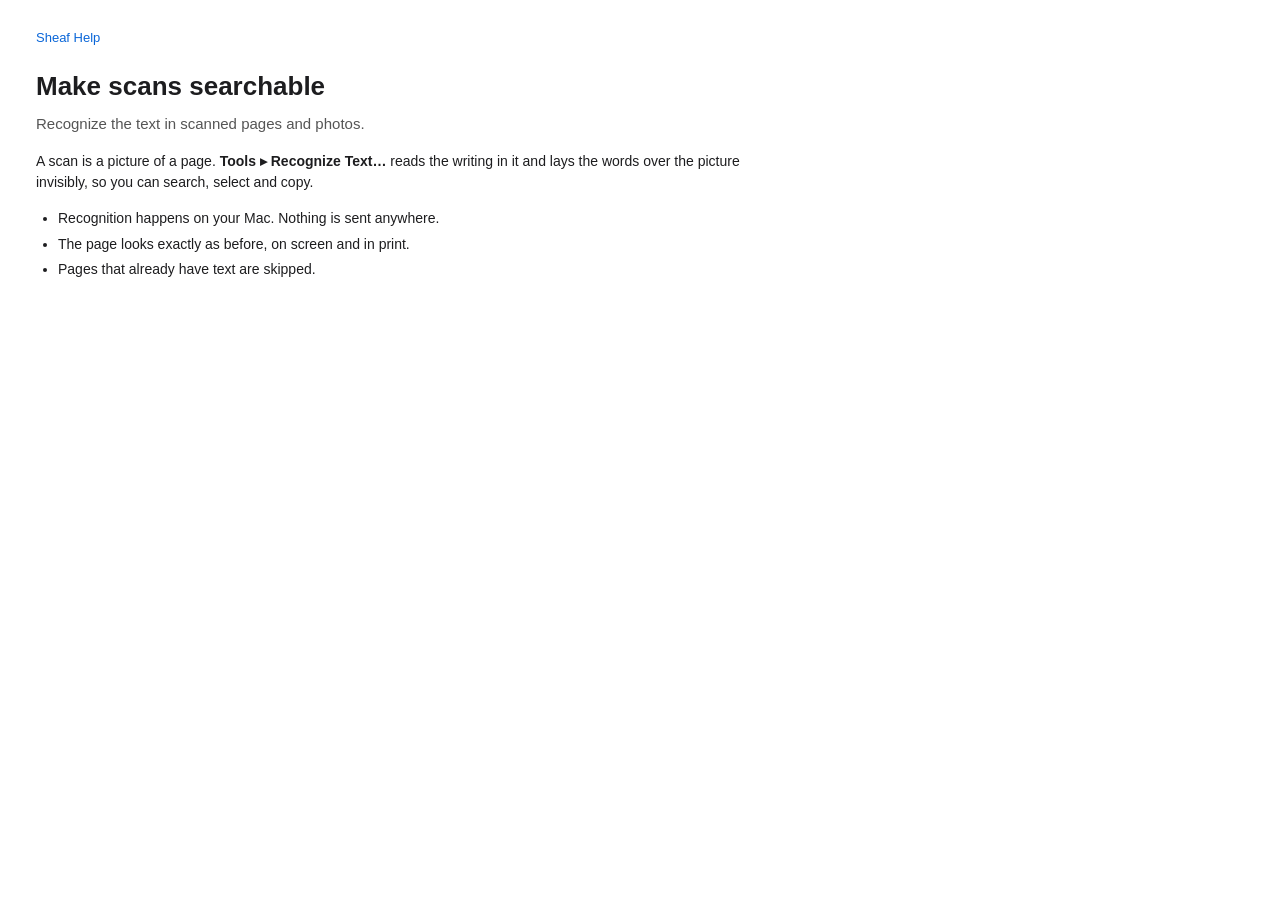
<file: Sheaf/Resources/Sheaf.help/Contents/Resources/en.lproj/recognize.html>
<!DOCTYPE html>
<html lang="en">
<head>
<meta charset="utf-8">
<title>Make scans searchable</title>
<meta name="description" content="Recognize the text in scanned pages and photos.">
<meta name="keywords" content="Make scans searchable, Recognize the text in scanned pages and photos.">
<meta name="robots" content="index, anchors">
<link rel="stylesheet" href="style.css">
</head>
<body>
<a name="recognize"></a>
<nav><a href="index.html">Sheaf Help</a></nav>
<h1>Make scans searchable</h1>
<p class="lead">Recognize the text in scanned pages and photos.</p>

<p>A scan is a picture of a page. <span class="menu">Tools ▸ Recognize Text…</span> reads the writing in it and lays the words over the picture invisibly, so you can search, select and copy.</p>
<ul>
<li>Recognition happens on your Mac. Nothing is sent anywhere.</li>
<li>The page looks exactly as before, on screen and in print.</li>
<li>Pages that already have text are skipped.</li>
</ul>

</body>
</html>
</file>
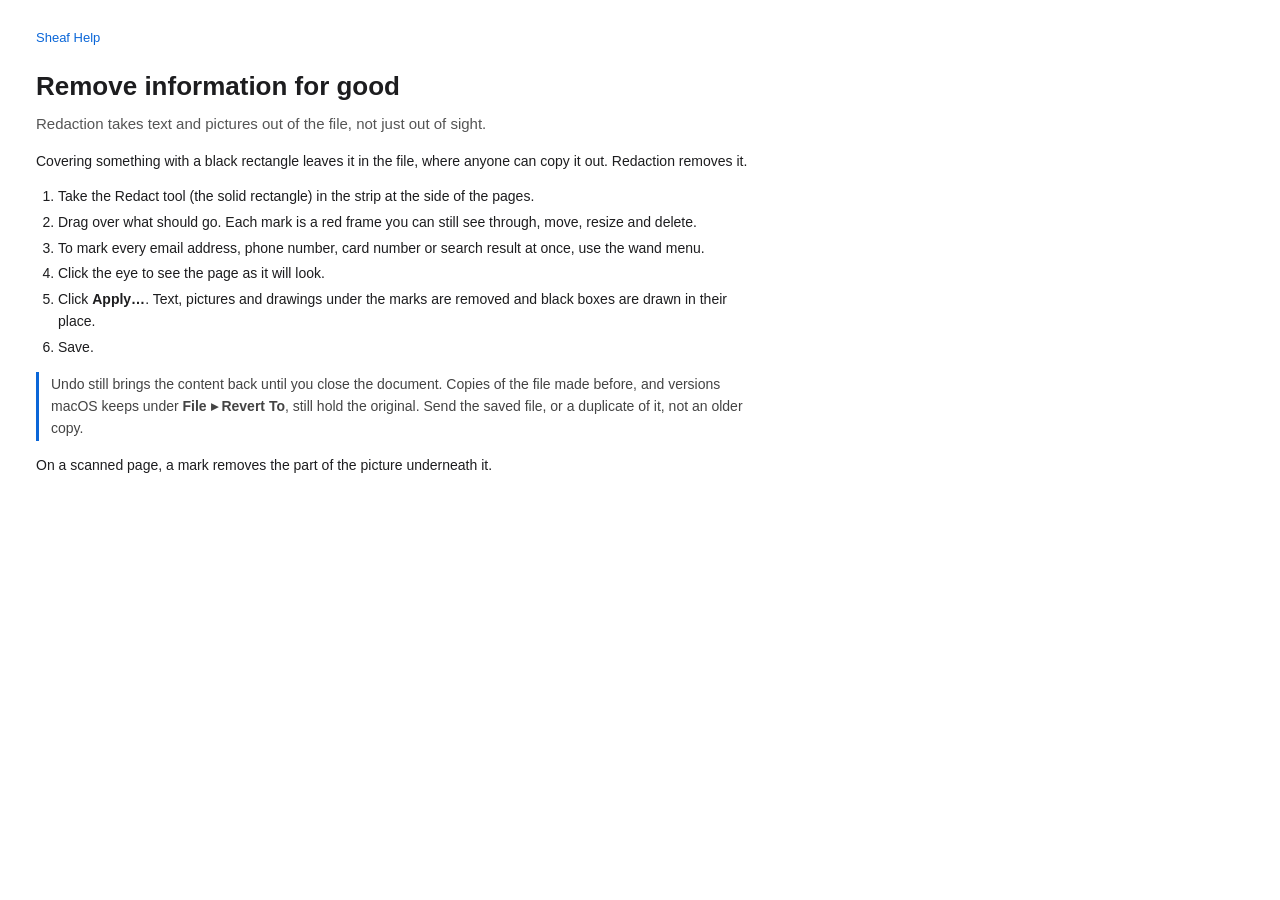
<file: Sheaf/Resources/Sheaf.help/Contents/Resources/en.lproj/redact.html>
<!DOCTYPE html>
<html lang="en">
<head>
<meta charset="utf-8">
<title>Remove information for good</title>
<meta name="description" content="Redaction takes text and pictures out of the file, not just out of sight.">
<meta name="keywords" content="Remove information for good, Redaction takes text and pictures out of the file, not just out of sight.">
<meta name="robots" content="index, anchors">
<link rel="stylesheet" href="style.css">
</head>
<body>
<a name="redact"></a>
<nav><a href="index.html">Sheaf Help</a></nav>
<h1>Remove information for good</h1>
<p class="lead">Redaction takes text and pictures out of the file, not just out of sight.</p>

<p>Covering something with a black rectangle leaves it in the file, where anyone can copy it out. Redaction removes it.</p>
<ol>
<li>Take the Redact tool (the solid rectangle) in the strip at the side of the pages.</li>
<li>Drag over what should go. Each mark is a red frame you can still see through, move, resize and delete.</li>
<li>To mark every email address, phone number, card number or search result at once, use the wand menu.</li>
<li>Click the eye to see the page as it will look.</li>
<li>Click <span class="menu">Apply…</span>. Text, pictures and drawings under the marks are removed and black boxes are drawn in their place.</li>
<li>Save.</li>
</ol>
<div class="note">Undo still brings the content back until you close the document. Copies of the file made before, and versions macOS keeps under <span class="menu">File ▸ Revert To</span>, still hold the original. Send the saved file, or a duplicate of it, not an older copy.</div>
<p>On a scanned page, a mark removes the part of the picture underneath it.</p>

</body>
</html>
</file>
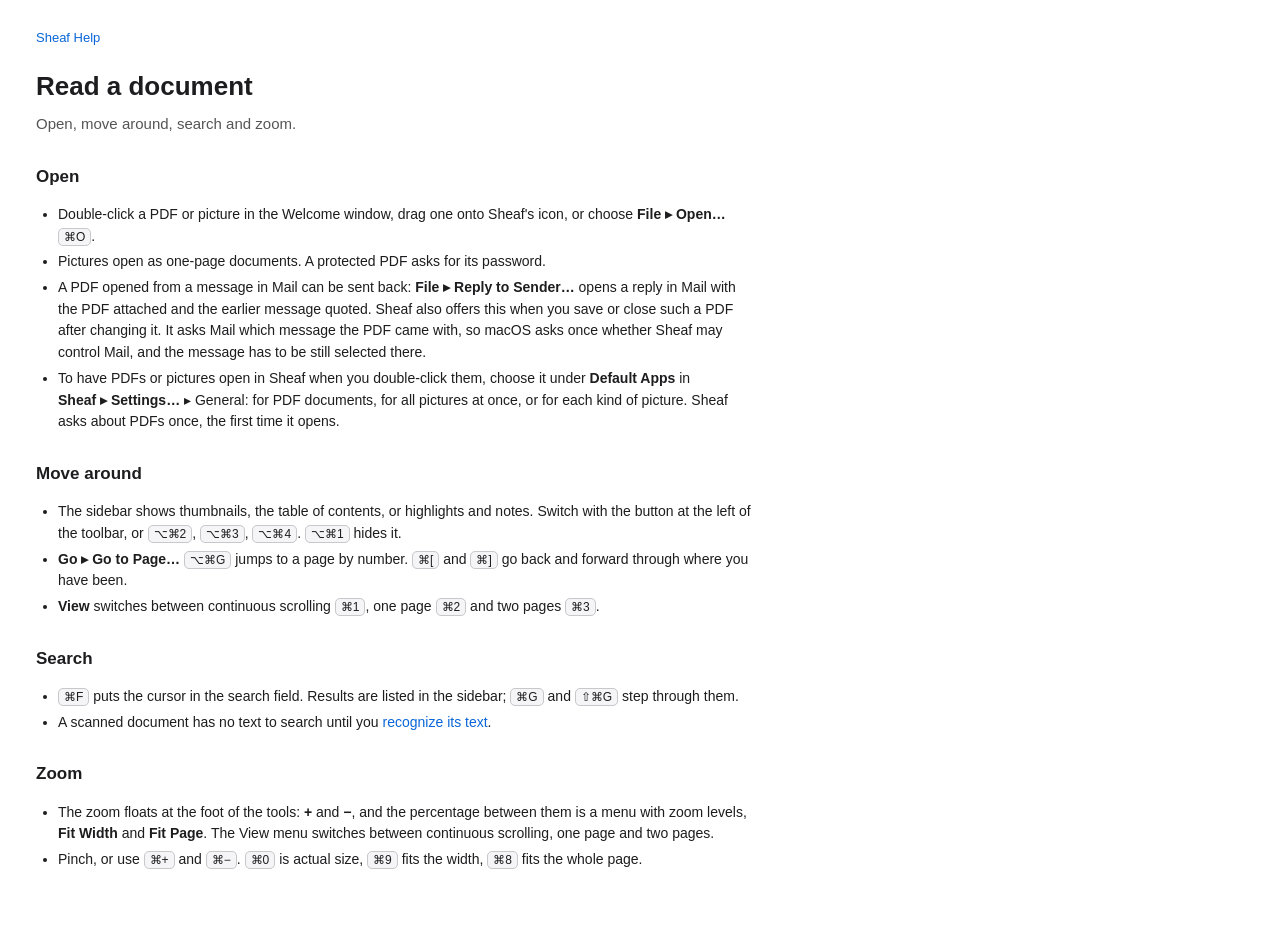
<file: Sheaf/Resources/Sheaf.help/Contents/Resources/en.lproj/view.html>
<!DOCTYPE html>
<html lang="en">
<head>
<meta charset="utf-8">
<title>Read a document</title>
<meta name="description" content="Open, move around, search and zoom.">
<meta name="keywords" content="Read a document, Open, move around, search and zoom.">
<meta name="robots" content="index, anchors">
<link rel="stylesheet" href="style.css">
</head>
<body>
<a name="view"></a>
<nav><a href="index.html">Sheaf Help</a></nav>
<h1>Read a document</h1>
<p class="lead">Open, move around, search and zoom.</p>

<h2>Open</h2>
<ul>
<li>Double-click a PDF or picture in the Welcome window, drag one onto Sheaf's icon, or choose <span class="menu">File ▸ Open…</span> <kbd>⌘O</kbd>.</li>
<li>Pictures open as one-page documents. A protected PDF asks for its password.</li>
<li>A PDF opened from a message in Mail can be sent back: <span class="menu">File ▸ Reply to Sender…</span> opens a reply in Mail with the PDF attached and the earlier message quoted. Sheaf also offers this when you save or close such a PDF after changing it. It asks Mail which message the PDF came with, so macOS asks once whether Sheaf may control Mail, and the message has to be still selected there.</li>
<li>To have PDFs or pictures open in Sheaf when you double-click them, choose it under <span class="menu">Default Apps</span> in <span class="menu">Sheaf ▸ Settings…</span> ▸ General: for PDF documents, for all pictures at once, or for each kind of picture. Sheaf asks about PDFs once, the first time it opens.</li>
</ul>
<h2>Move around</h2>
<ul>
<li>The sidebar shows thumbnails, the table of contents, or highlights and notes. Switch with the button at the left of the toolbar, or <kbd>⌥⌘2</kbd>, <kbd>⌥⌘3</kbd>, <kbd>⌥⌘4</kbd>. <kbd>⌥⌘1</kbd> hides it.</li>
<li><span class="menu">Go ▸ Go to Page…</span> <kbd>⌥⌘G</kbd> jumps to a page by number. <kbd>⌘[</kbd> and <kbd>⌘]</kbd> go back and forward through where you have been.</li>
<li><span class="menu">View</span> switches between continuous scrolling <kbd>⌘1</kbd>, one page <kbd>⌘2</kbd> and two pages <kbd>⌘3</kbd>.</li>
</ul>
<h2>Search</h2>
<ul>
<li><kbd>⌘F</kbd> puts the cursor in the search field. Results are listed in the sidebar; <kbd>⌘G</kbd> and <kbd>⇧⌘G</kbd> step through them.</li>
<li>A scanned document has no text to search until you <a href="recognize.html">recognize its text</a>.</li>
</ul>
<h2>Zoom</h2>
<ul>
<li>The zoom floats at the foot of the tools: <b>+</b> and <b>−</b>, and the percentage between them is a menu with zoom levels, <b>Fit Width</b> and <b>Fit Page</b>. The View menu switches between continuous scrolling, one page and two pages.</li>
<li>Pinch, or use <kbd>⌘+</kbd> and <kbd>⌘−</kbd>. <kbd>⌘0</kbd> is actual size, <kbd>⌘9</kbd> fits the width, <kbd>⌘8</kbd> fits the whole page.</li>
</ul>

</body>
</html>
</file>
<file: Sheaf/Resources/Sheaf.help/Contents/Resources/en.lproj/style.css>
:root { color-scheme: light dark; }
body { font: 14px/1.55 -apple-system, sans-serif; margin: 0; padding: 28px 36px 48px; max-width: 720px; color: #1d1d1f; background: #fff; }
h1 { font-size: 26px; font-weight: 700; margin: 0 0 6px; }
h2 { font-size: 17px; margin: 28px 0 6px; }
p.lead { font-size: 15px; color: #555; margin-top: 0; }
ul, ol { padding-left: 22px; }
li { margin: 4px 0; }
a { color: #0a66d8; text-decoration: none; }
a:hover { text-decoration: underline; }
kbd { font: 12px -apple-system, sans-serif; border: 1px solid #c8c8cc; border-radius: 5px; padding: 1px 5px; background: #f5f5f7; white-space: nowrap; }
.menu { font-weight: 600; white-space: nowrap; }
nav { font-size: 13px; margin-bottom: 18px; }
.topics { list-style: none; padding: 0; display: grid; grid-template-columns: 1fr 1fr; gap: 10px 24px; }
.topics li { margin: 0; }
.topics a { font-weight: 600; }
.topics span { display: block; color: #666; font-size: 13px; }
.note { border-left: 3px solid #0a66d8; padding: 2px 12px; color: #444; margin: 14px 0; }
@media (prefers-color-scheme: dark) {
  body { color: #f2f2f7; background: #1e1e1e; }
  p.lead, .topics span { color: #a1a1a6; }
  a { color: #4c9aff; }
  kbd { background: #2c2c2e; border-color: #48484a; }
  .note { color: #c7c7cc; border-color: #4c9aff; }
}
</file>
